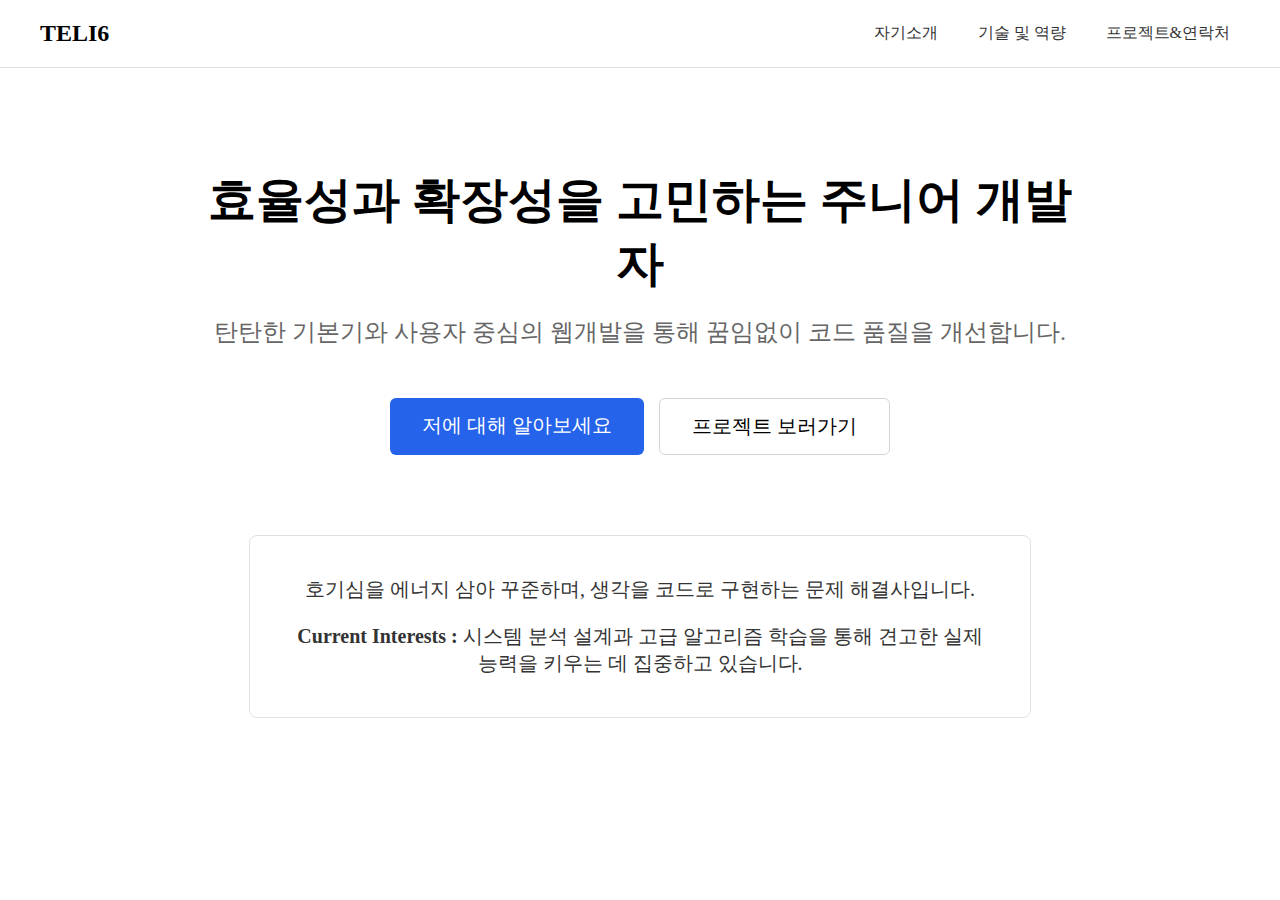
<file: index.html>
<!DOCTYPE html>
<html lang="ko">
<head>
    <meta charset="UTF-8">
    <meta name="viewport" content="width=device-width, initial-scale=1.0">
    <title>메인 페이지</title>
    <link rel="stylesheet" href="css/index.css">
</head>
<body>
    <header>
        <nav>
            <a class="logo" href="#">TELI6</a>
            <ul class="nav-menu">
                <li><a href="intro.html">자기소개</a></li>
                <li><a href="skills.html">기술 및 역량</a></li>
                <li><a href="projects.html">프로젝트&연락처</a></li>
            </ul>
        </nav>
    </header>
    <section class="main">
        <h1>효율성과 확장성을 고민하는 주니어 개발자</h1>
        <p>탄탄한 기본기와 사용자 중심의 웹개발을 통해 꿈임없이 코드 품질을 개선합니다.</p>
        
        <div class="buttons">
            <a class="btn btn-primary" href="intro.html">저에 대해 알아보세요</a>
            <a class="btn btn-second" href="projects.html">프로젝트 보러가기</a>
        </div>

        <div class="intro-box">
            <p>호기심을 에너지 삼아 꾸준하며, 생각을 코드로 구현하는 문제 해결사입니다.</p>
            <p><strong>Current Interests :</strong> 시스템 분석 설계과 고급 알고리즘 학습을 통해 견고한 실제 능력을 키우는 데 집중하고 있습니다.</p>
        </div>
    </section>
</body>
</html>
</file>
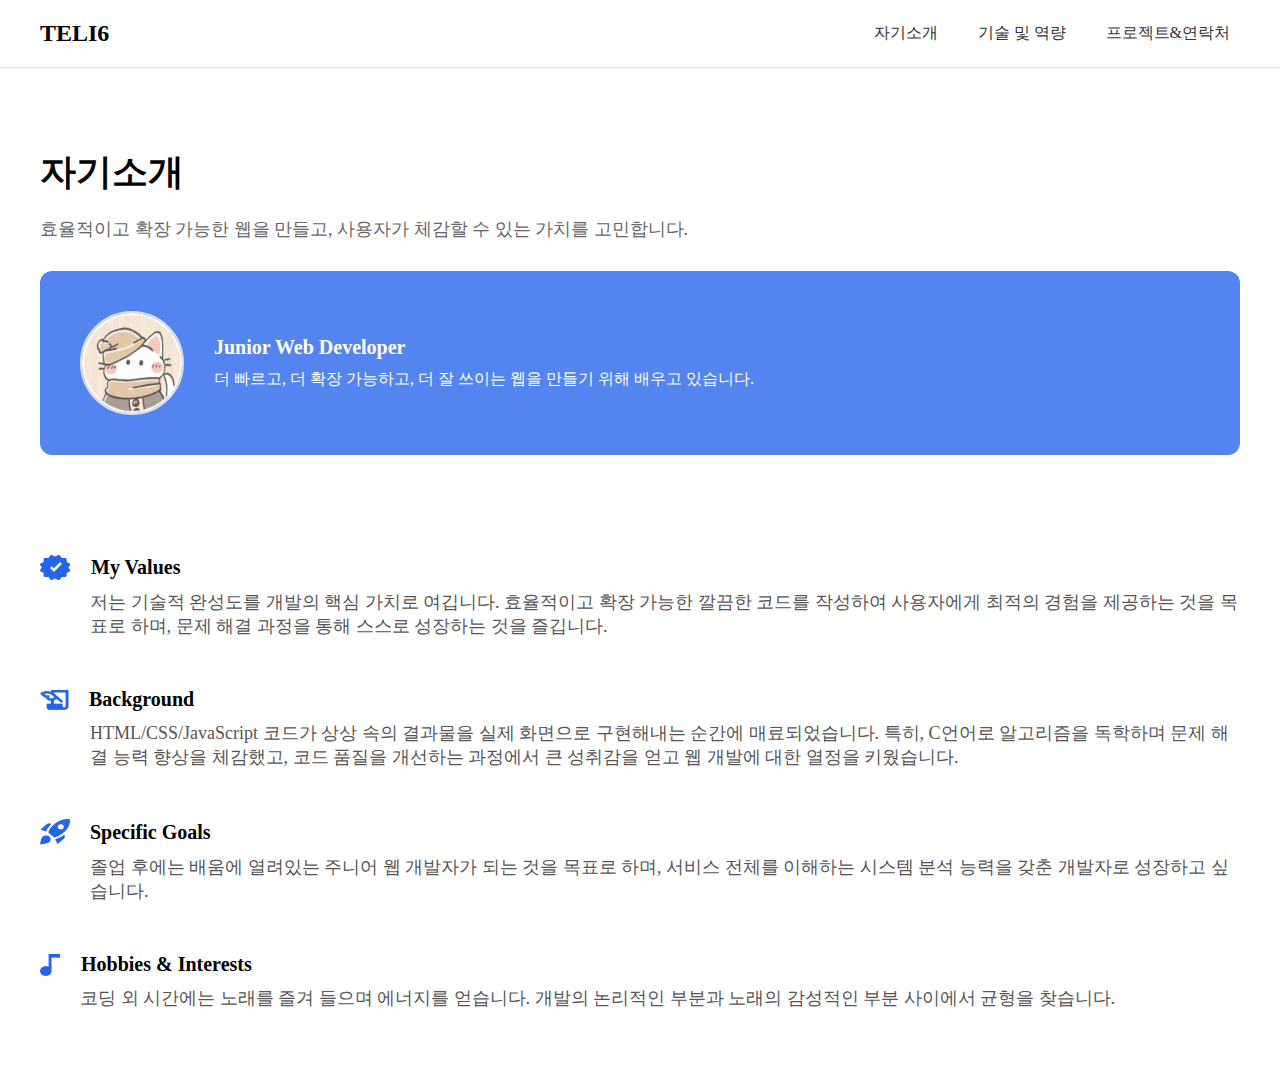
<file: intro.html>
<!DOCTYPE html>
<html lang="ko">
<head>
    <meta charset="UTF-8">
    <meta name="viewport" content="width=device-width, initial-scale=1.0">
    <title>자기소개</title>
    <link rel="stylesheet" href="css/intro.css">
</head>
<body>
    <header>
        <nav>
            <a class="logo" href="index.html">TELI6</a>
            <ul class="nav-menu">
                <li><a href="intro.html">자기소개</a></li>
                <li><a href="skills.html">기술 및 역량</a></li>
                <li><a href="projects.html">프로젝트&연락처</a></li>
            </ul>
        </nav>
    </header>
    <section class="about">
        <h1>자기소개</h1>
        <p>효율적이고 확장 가능한 웹을 만들고, 사용자가 체감할 수 있는 가치를 고민합니다.</p>

        <div class="profile-card">
            <img class="profile-img" src="images/profile.png">
            <div class="profile-info">
                <h2>Junior Web Developer</h2>
                <p>더 빠르고, 더 확장 가능하고, 더 잘 쓰이는 웹을 만들기 위해 배우고 있습니다.</p>
            </div>
        </div>

        <div class="section-item">
            <div class="section-title">
                <img class="icon" src="images/check-icon.png"></img>
                My Values
            </div>
            <div class="section-content">
                저는 기술적 완성도를 개발의 핵심 가치로 여깁니다. 효율적이고 확장 가능한 깔끔한 코드를 작성하여 사용자에게 최적의 경험을 제공하는 것을 목표로 하며, 문제 해결 과정을 통해 스스로 성장하는 것을 즐깁니다.
            </div>
        </div>

        <div class="section-item">
            <div class="section-title">
                <img class="icon" src="images/document-icon.png"></img>
                Background
            </div>
            <div class="section-content">
                HTML/CSS/JavaScript 코드가 상상 속의 결과물을 실제 화면으로 구현해내는 순간에 매료되었습니다. 특히, C언어로 알고리즘을 독학하며 문제 해결 능력 향상을 체감했고, 코드 품질을 개선하는 과정에서 큰 성취감을 얻고 웹 개발에 대한 열정을 키웠습니다.
            </div>
        </div>

        <div class="section-item">
            <div class="section-title">
                <img class="icon" src="images/rocket-icon.png"></img>
                Specific Goals
            </div>
            <div class="section-content">
                졸업 후에는 배움에 열려있는 주니어 웹 개발자가 되는 것을 목표로 하며, 서비스 전체를 이해하는 시스템 분석 능력을 갖춘 개발자로 성장하고 싶습니다.
            </div>
        </div>

        <div class="section-item">
            <div class="section-title">
                <img class="icon" src="images/music-icon.png"></img>
                Hobbies & Interests
            </div>
            <div class="section-content">
                코딩 외 시간에는 노래를 즐겨 들으며 에너지를 얻습니다. 개발의 논리적인 부분과 노래의 감성적인 부분 사이에서 균형을 찾습니다.
            </div>
        </div>
    </section>
</body>
</html>
</file>
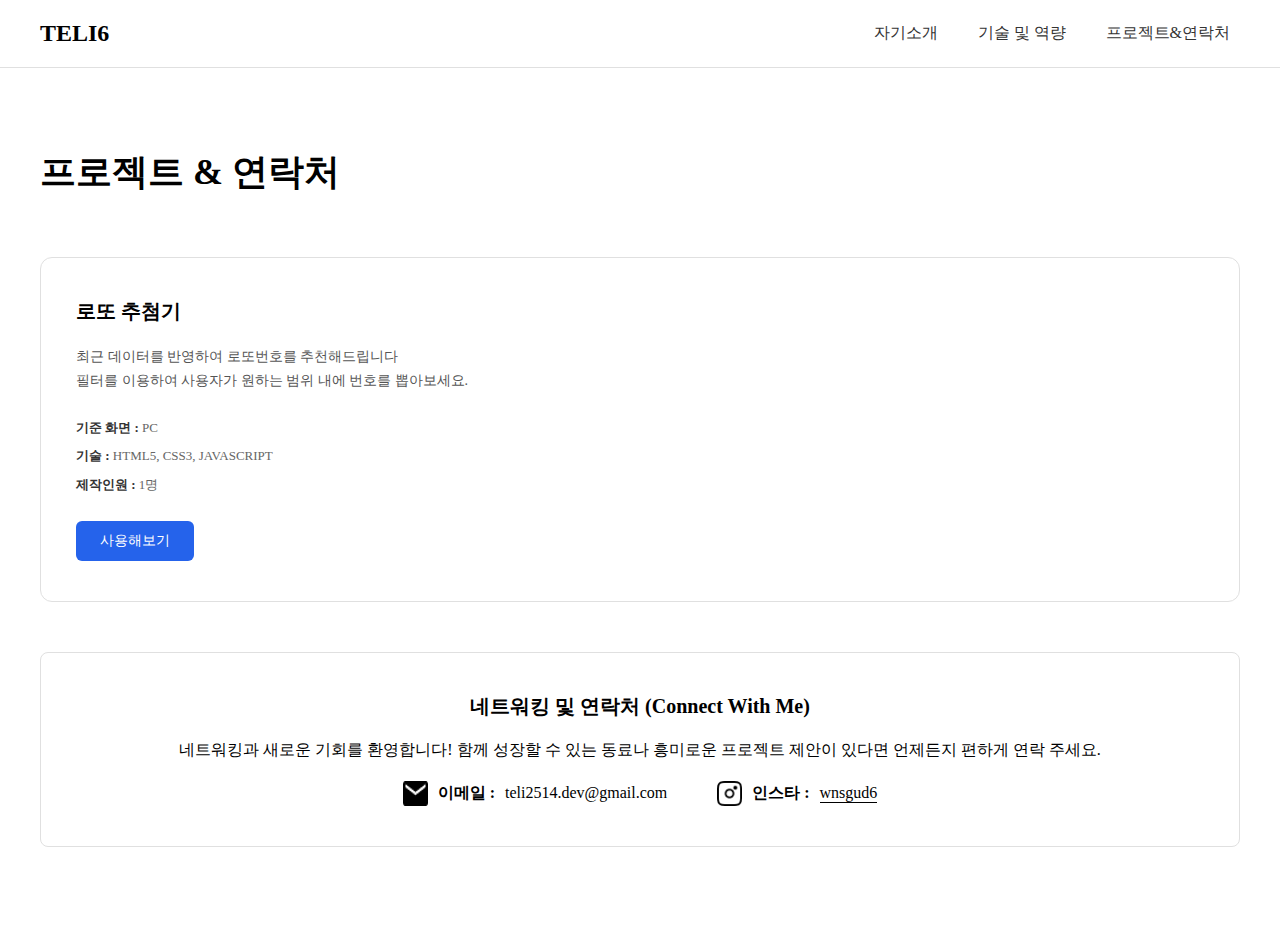
<file: projects.html>
<!DOCTYPE html>
<html lang="ko">
<head>
    <meta charset="UTF-8">
    <meta name="viewport" content="width=device-width, initial-scale=1.0">
    <title>프로젝트 & 연락처</title>
    <link rel="stylesheet" href="css/projects.css">
    <script src="javascript/nav.js"></script>
</head>
<body>
    <header>
        <nav>
            <a class="logo" href="index.html">TELI6</a>
            <div class="menu-frame">
                <button class="menu-img"><img src="images/menu-icon.png"></button>
                <ul class="nav-menu">
                    <li><a href="intro.html">자기소개</a></li>
                    <li><a href="skills.html">기술 및 역량</a></li>
                    <li><a href="projects.html">프로젝트&연락처</a></li>
                </ul>
            </div>
        </nav>
    </header>

    <section class="projects">
        <h1>프로젝트 & 연락처</h1>

        <div class="projects-container">
            <div class="project-card">
                <h2>로또 추첨기</h2>
                <p class="project-description">
                    최근 데이터를 반영하여 로또번호를 추천해드립니다<br>
                    필터를 이용하여 사용자가 원하는 범위 내에 번호를 뽑아보세요.
                </p>
                <div class="project-info">
                    <div class="info-item">
                        <span class="info-label">기준 화면 :</span> PC
                    </div>
                    <div class="info-item">
                        <span class="info-label">기술 :</span> HTML5, CSS3, JAVASCRIPT
                    </div>
                    <div class="info-item">
                        <span class="info-label">제작인원 :</span> 1명
                    </div>
                </div>
                <div class="project-buttons">
                    <a class="btn btn-primary" href="https://teli6.github.io/LottoMachine/">사용해보기</a>
                    <!-- <button class="btn btn-secondary">프로젝트 개요 보기</button> -->
                </div>
            </div>
            <footer class="connect">
                <h2>네트워킹 및 연락처 (Connect With Me)</h2>
                <p>네트워킹과 새로운 기회를 환영합니다! 함께 성장할 수 있는 동료나 흥미로운 프로젝트 제안이 있다면 언제든지 편하게 연락 주세요.</p>
                <div class="connect-frame">
                    <div class="connect-item">
                        <img src="images/email-icon.png">
                        <p><span class="title">이메일 :</span>teli2514.dev@gmail.com</p>
                    </div>
                    <div class="connect-item">
                        <img src="images/instagram-icon.png">
                        <p><span class="title">인스타 :</span><a href="https://www.instagram.com/wnsgud.6/">wnsgud6</a></p>
                    </div>
                </div>
            </footer>
        </div>
    </section>
</body>
</html>
</file>
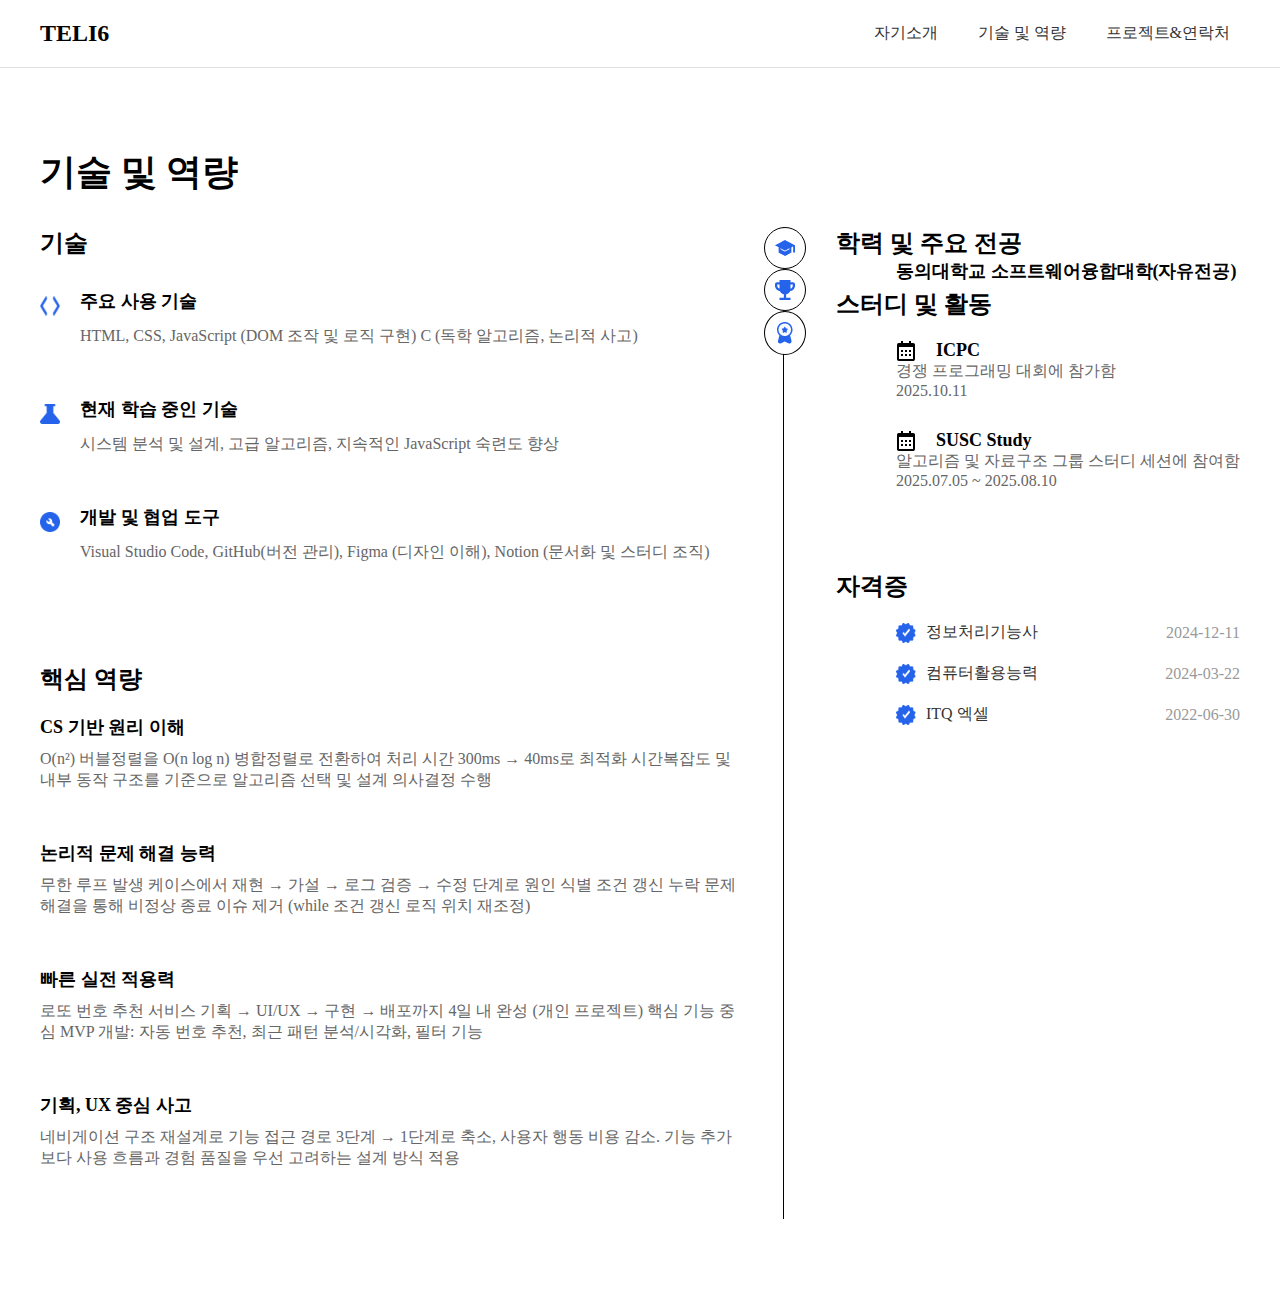
<file: skills.html>
<!DOCTYPE html>
<html lang="ko">
<head>
    <meta charset="UTF-8">
    <meta name="viewport" content="width=device-width, initial-scale=1.0">
    <title>기술 및 역량</title>
    <link rel="stylesheet" href="css/skills.css">
    <script src="javascript/skills.js"></script>
</head>
<body>
    <header>
        <nav>
            <a class="logo" href="index.html">TELI6</a>
            <ul class="nav-menu">
                <li><a href="intro.html">자기소개</a></li>
                <li><a href="skills.html">기술 및 역량</a></li>
                <li><a href="projects.html">프로젝트&연락처</a></li>
            </ul>
        </nav>
    </header>
    <section class="skills">
        <h1>기술 및 역량</h1>

        <div class="skills-content-box">
            
            <section class="skills-left">
                <h2>기술</h2>
                <section id="skill-container">
                    
                </section>

                <h2 style="margin-top: 100px; margin-bottom: 20px;">핵심 역량</h2>
                <section id="competencys">

                </section>
            </section>



            <section class="skills-right">
                <section class="skills-bar">
                    <div class="border"></div>
                    <div id="university"><img src="images/university-icon.png"></div>
                    <div id="activity"><img src="images/activity-icon.png"></div>
                    <div id="certifications"><img src="images/certifications-icon.png"></div>
                </section>
                <section class="skills-detail">
                    <h2>학력 및 주요 전공</h2>
                    
                    <section class="education-section">
                        <div class="edu-header">
                            <div class="edu-title">동의대학교 소프트웨어융합대학(자유전공)</div>
                        </div>
                    </section>

                    <h2 style="margin-bottom: 20px;">스터디 및 활동</h2>
                    <section id="study-education">

                    </section>

                    <section class="cert-section">
                        <h3>자격증</h3>

                    </section>
                </section>
            </section>
        </div>
    </section>
</body>
</html>
</file>
<file: css/index.css>
* {
    margin: 0;
    padding: 0;

}
header{
    border-bottom: 1px solid #e0e0e0;
}

nav {
    display: flex;
    justify-content: space-between;
    align-items: center;
    padding: 20px 40px;
    background: white;
    max-width: 1320px;
    margin: 0 auto;
    position: relative;
}

.logo {
    font-size: 24px;
    font-weight: 600;
    color: #000;
    text-decoration: none;
}

.nav-menu {
    display: flex;
    gap: 20px;
    list-style: none;
}

.nav-menu a {
    text-decoration: none;
    color: #333;
    font-size: 16px;
}

.nav-menu li{
    text-align: center;
    padding: 0px 10px;
}

.nav-menu a:hover {
    color: #2563eb;
    padding-bottom: 5px;
    border-bottom: 1px solid black;
}

.main {
    text-align: center;
    padding: 0 40px;
    max-width: 900px;
    margin: 80px auto;
    margin-top: 100px;
}

.main h1 {
    font-size: 48px;
    font-weight: 700;
    margin-bottom: 20px;
}

.main > p {
    font-size: 24px;
    color: #666;
    margin-bottom: 50px;
}

.buttons {
    display: flex;
    gap: 15px;
    justify-content: center;
    margin-bottom: 80px;
}

.btn {
    padding: 14px 32px;
    border-radius: 6px;
    text-decoration: none;
    font-size: 20px;
    font-weight: 500;
    cursor: pointer;
}

.btn-primary {
    background: #2563eb;
    color: white;
    border: none;
}

.btn-primary:hover {
    background: #1d4ed8;
}

.btn-second {
    color: black;
    border: 1px solid #d1d5db;
}

.btn-second:hover {
    background: #f9fafb;
}

.intro-box {
    max-width: 700px;
    margin: 0 auto;
    padding: 40px;
    border: 1px solid #e0e0e0;
    border-radius: 8px;
    text-align: center;
}

.intro-box p {
    font-size: 20px;
    color: #333;
    margin-bottom: 20px;
}

.intro-box p:last-child {
    margin-bottom: 0;
}
.menu-img{
    display: none;
    box-shadow: 0px 0px 8px rgba(0, 0, 0, 0.2);
    border: 1px;
    border-radius: 5px;
    padding: 5px;
    width: 100%;
}

@media screen and (max-width:767px) {
    .main > h1{
        font-size: 32px;
    }
    .main > p{
        font-size: 20px;
    }
    .intro-box p {
        font-size: 16px;
    }
    .btn{
        font-size: 18px;
    }
    .buttons {
        flex-direction: column;
    }
    .menu-img{
        display: block;
        padding: 5px 20px;
    }
    .nav-menu{
        display: none;
    }
    .nav-menu li{
        padding: 15px 10px;
        border-bottom: 1px solid #000;
    }
    .nav-menu li:last-child{
        border-bottom: none;
    }
    .nav-menu a:hover {
        color: black;
        padding-bottom: none;
        border-bottom: none;
    }
    .menu-frame{
        position: absolute;
        right: 40px;
        top: 20px;
        background-color: rgb(245, 245, 245);
        border-radius: 8px;
    }
}
</file>
<file: css/intro.css>
* {
    margin: 0;
    padding: 0;

}
header{
    border-bottom: 1px solid #e0e0e0;
}
nav {
    display: flex;
    justify-content: space-between;
    align-items: center;
    padding: 20px 40px;
    background: white;
    max-width: 1320px;
    margin: 0 auto;
}

.logo {
    font-size: 24px;
    font-weight: 600;
    color: #000;
    text-decoration: none;

}

.nav-menu {
    display: flex;
    gap: 20px;
    list-style: none;
}

.nav-menu a {
    text-decoration: none;
    color: #333;
    font-size: 16px;
}
.nav-menu li{
    text-align: center;
    padding: 0px 10px;
}

.nav-menu a:hover {
    color: #2563eb;
    padding-bottom: 5px;
    border-bottom: 1px solid black;
}

.about {
    margin: 80px auto;
    padding: 0 40px;
    max-width: 1320px;
}

.about h1 {
    font-size: 36px;
    margin-bottom: 20px;
}

.about > p {
    font-size: 18px;
    color: #666;
    margin-bottom: 30px;
}

.profile-card {
    display: flex;
    align-items: center;
    gap: 30px;
    padding: 40px;
    background: rgba(37, 99, 235, 0.79);
    border-radius: 12px;
    margin-bottom: 100px;
    color:white;
}
.profile-card:hover{
    box-shadow: 0 6px 20px rgba(0,0,0,0.08);
    transform: translateY(-4px);
}
.profile-img {
    width: 100px;
    height: 100px;
    border-radius: 50%;
    border: 2px solid #e0e0e0;
}

.profile-info h2 {
    font-size: 20px;
    margin-bottom: 10px;
}

.profile-info p {
    font-size: 16px;
    color: white;
}

.section-item {
    margin-bottom: 50px;
}

.section-title {
    display: flex;
    align-items: center;
    gap: 20px;
    font-size: 20px;
    font-weight: 600;
    margin-bottom: 10px;
}
.section-content {
    font-size: 18px;
    color: #555;
    padding-left: 50px;
}
.section-item:last-child > .section-content{
    padding-left: 40px;
}
.menu-img{
    display: none;
    box-shadow: 0px 0px 8px rgba(0, 0, 0, 0.2);
    border: 1px;
    border-radius: 5px;
    padding: 5px;
    width: 100%;
}
@media screen and (max-width:767px) {
    .about h1 {
        font-size: 28px;
    }
    .profile-card {
        flex-direction: column;
    }
    .menu-img{
        display: block;
        padding: 5px 20px;
    }
    .nav-menu{
        display: none;
    }
    .nav-menu li{
        padding: 15px 10px;
        border-bottom: 1px solid #000;
    }
    .nav-menu li:last-child{
        border-bottom: none;
    }
    .nav-menu a:hover {
        color: black;
        padding-bottom: none;
        border-bottom: none;
    }
    .menu-frame{
        position: absolute;
        border-radius: 8px;
        background-color: rgb(245, 245, 245);
        right: 40px;
        top: 20px;
    }
}
</file>
<file: css/projects.css>
* {
    margin: 0;
    padding: 0;

}
header{
    border-bottom: 1px solid #e0e0e0;
}
nav {
    display: flex;
    justify-content: space-between;
    align-items: center;
    padding: 20px 40px;
    background: white;
    max-width: 1320px;
    margin: 0 auto;
}

.logo {
    font-size: 24px;
    font-weight: 600;
    color: #000;
    text-decoration: none;

}

.nav-menu {
    display: flex;
    gap: 20px;
    list-style: none;
}

.nav-menu a {
    text-decoration: none;
    color: #333;
    font-size: 16px;
}
.nav-menu li{
    text-align: center;
    padding: 0px 10px;
}

.nav-menu a:hover {
    color: #2563eb;
    padding-bottom: 5px;
    border-bottom: 1px solid black;
}

.projects {
    max-width: 1320px;
    margin: 80px auto;
    padding: 0 40px;
}

.projects h1 {
    font-size: 36px;
    font-weight: 700;
    margin-bottom: 60px;
}

.projects-container {
    gap: 30px;
}

.project-card {
    border: 1px solid #e0e0e0;
    border-radius: 12px;
    padding: 40px 35px;
    transition: all 0.3s;
}

.project-card:hover {
    box-shadow: 0 6px 20px rgba(0,0,0,0.08);
    transform: translateY(-4px);
}

.project-card h2 {
    font-size: 20px;
    font-weight: 600;
    margin-bottom: 20px;
    color: #000;
}

.project-description {
    font-size: 14px;
    color: #555;
    line-height: 1.7;
    margin-bottom: 25px;
}

.project-info {
    margin-bottom: 25px;
}

.info-item {
    font-size: 13px;
    color: #666;
    margin-bottom: 8px;
    line-height: 1.6;
}

.info-label {
    font-weight: 600;
    color: #333;
}

.project-buttons {
    display: flex;
    gap: 12px;
}

.btn {
    padding: 11px 24px;
    border-radius: 6px;
    text-decoration: none;
    font-size: 14px;
    font-weight: 500;
    cursor: pointer;
    border: none;
    display: inline-block;
}

.btn-primary {
    background: #2563eb;
    color: white;
}

.btn-primary:hover {
    background: #1d4ed8;
}

.btn-secondary {
    background: white;
    color: #333;
    border: 1px solid #d1d5db;
}

.btn-secondary:hover {
    background: #f9fafb;
}
.menu-img{
    display: none;
    box-shadow: 0px 0px 8px rgba(0, 0, 0, 0.2);
    border: 1px;
    border-radius: 5px;
    padding: 5px;
    width: 100%;
}

.connect{
    display: flex;
    flex-direction: column;
    align-items: center;
    gap:20px;
    padding: 40px;
    border: 1px solid #e0e0e0;
    margin-top: 50px;
    border-radius: 8px;
}
.connect-frame, .connect-item, .connect-item > p{
    display: flex;
    justify-content: center;
    align-items: center;
}
.connect-item > img{
    width: 25px;
    height: 25px;
}
.connect-frame{
    gap : 50px;
}
.connect-item, .connect-item > p{
    gap:10px;
}
.title{
    font-weight: 600;
}
.connect h2{
    font-size: 20px;
}
.connect a{
    text-decoration: none;
    color: black;
    border-bottom: 1px solid black;
}
@media screen and (max-width:767px) {
    .projects h1 {
        font-size: 28px;
    }

    .buttons {
        flex-direction: column;
    }
    .menu-img{
        display: block;
        padding: 5px 20px;
    }
    .nav-menu{
        display: none;
    }
    .nav-menu li{
        padding: 15px 10px;
        border-bottom: 1px solid #000;
    }
    .nav-menu li:last-child{
        border-bottom: none;
    }
    .nav-menu a:hover {
        color: black;
        padding-bottom: none;
        border-bottom: none;
    }
    .menu-frame{
        position: absolute;
        border-radius: 8px;
        background-color: rgb(245, 245, 245);
        right: 40px;
        top: 20px;
    }
    .connect-frame{
        flex-direction: column;
        align-items: start;
        width: 100%;
        gap:20px;
    }
    .connect-item > img{
        display: none;
    }
    .connect-item > p{
        flex-direction: column;
        align-items: start;
    }
    .connect-item, .connect-item > p{
        gap:5px;
    }
}
</file>
<file: css/skills.css>
* {
    margin: 0;
    padding: 0;

}
body > header{
    border-bottom: 1px solid #e0e0e0;
}
nav {
    display: flex;
    justify-content: space-between;
    align-items: center;
    padding: 20px 40px;
    background: white;
    max-width: 1320px;
    margin: 0 auto;
}

.logo {
    font-size: 24px;
    font-weight: 600;
    color: #000;
    text-decoration: none;

}

.nav-menu {
    display: flex;
    gap: 20px;
    list-style: none;
}

.nav-menu a {
    text-decoration: none;
    color: #333;
    font-size: 16px;
}
.nav-menu li{
    text-align: center;
    padding: 0px 10px;
}

.nav-menu a:hover {
    color: #2563eb;
    padding-bottom: 5px;
    border-bottom: 1px solid black;
}

.skills {
    max-width: 1320px;
    margin: 80px auto;
    padding: 0 40px;
}

.skills h1 {
    font-size: 36px;
    margin-bottom: 30px;
}

.skills-content-box, .skills-right{
    display: flex;
}
.skills-content-box{
    justify-content: space-between;
}
.skills-right{
    gap: 30px;
    position: relative;
}
.skills-left div{
    max-width: 700px;
}
.skills-left h2 {
    font-size: 24px;
    margin-bottom: 30px;
}
.skills-detail h2 {
    font-size: 24px;
}
.skills-detail{
    display: flex;
    flex-direction: column;
}
.skill-item {
    margin-bottom: 50px;
}

.skill-header {
    display: flex;
    align-items: start;
    gap: 20px;
    margin-bottom: 10px;
}

.skill-icon {
    width: 20px;
    height: 20px;
    margin-top: 7px;
}

.skill-name {
    font-size: 18px;
    font-weight: 600;
}

.skill-description {
    font-size: 16px;
    color: #666;
    padding-left: 40px;
}

.competency-item {
    margin-bottom: 50px;
}

.competency-title {
    font-size: 18px;
    font-weight: 600;
    margin-bottom: 10px;
}

.competency-description {
    font-size: 16px;
    color: #666;
}

.border{
    width: 19px;
    height: 100%;
    border-right: 1px solid black;
    position: absolute;
    z-index: -10;
}

#university, #activity, #certifications{
    display: flex;
    align-items: center;
    justify-content: center;
    background-color: white;
    padding: 10px;
    border-radius: 50%;
    width: 20px;
    border: 1px solid black;
}

.university-section {
    margin-bottom: 50px;
}

.education-item {
    margin-left: 60px;
    margin-bottom: 30px;
}
.education-item > div{
    display: flex;
    align-items: center;
    gap:20px;
    margin-bottom : 5px;
    margin:0;
}
.university-section > header, .study-education > header, .cert-section > header{
    display: flex;
    align-items: center;
    gap : 20px;
    margin-bottom: 10px;
}

.edu-header {
    display: flex;
    align-items: center;
    gap: 20px;
    margin-bottom: 5px;
    margin-left: 60px;
}

.edu-icon {
    width: 20px;
    height: 20px;
    display: flex;
    align-items: center;
    justify-content: center;
}

.edu-title {
    font-size: 18px;
    font-weight: 600;
}

.edu-detail {
    font-size: 16px;
    color: #666;
}
.cert-section{
    margin-top: 50px;
}
.cert-section h3 {
    font-size: 24px;
    font-weight: 600;
    margin-bottom: 20px;
}

.cert-item {
    display: flex;
    align-items: center;
    gap: 10px;
    margin-bottom: 20px;
    margin-left: 60px;;
}

.cert-badge {
    width: 20px;
    height: 20px;
}

.cert-text {
    font-size: 16px;
    color: #333;
}

.cert-date {
    font-size: 16px;
    color: #999;
    margin-left: auto;
}
.menu{
    display: none;
}
.menu-img{
    display: none;
    box-shadow: 0px 0px 8px rgba(0, 0, 0, 0.2);
    border: 1px;
    border-radius: 5px;
    padding: 5px;
    width: 100%;
}
@media screen and (max-width:767px) {
    .skills h1 {
        font-size: 28px;
    }
    .skills-content-box {
        flex-direction: column;
    }
    .skills-right{
        margin-top: 50px;
    }
    .menu-img{
        display: block;
        padding: 5px 20px;
    }
    .nav-menu{
        display: none;
    }
    .nav-menu li{
        padding: 15px 10px;
        border-bottom: 1px solid #000;
    }
    .nav-menu li:last-child{
        border-bottom: none;
    }
    .nav-menu a:hover {
        color: black;
        padding-bottom: none;
        border-bottom: none;
    }
    .menu-frame{
        position: absolute;
        border-radius: 8px;
        background-color: rgb(245, 245, 245);
        right: 40px;
        top: 20px;
    }
}
</file>
